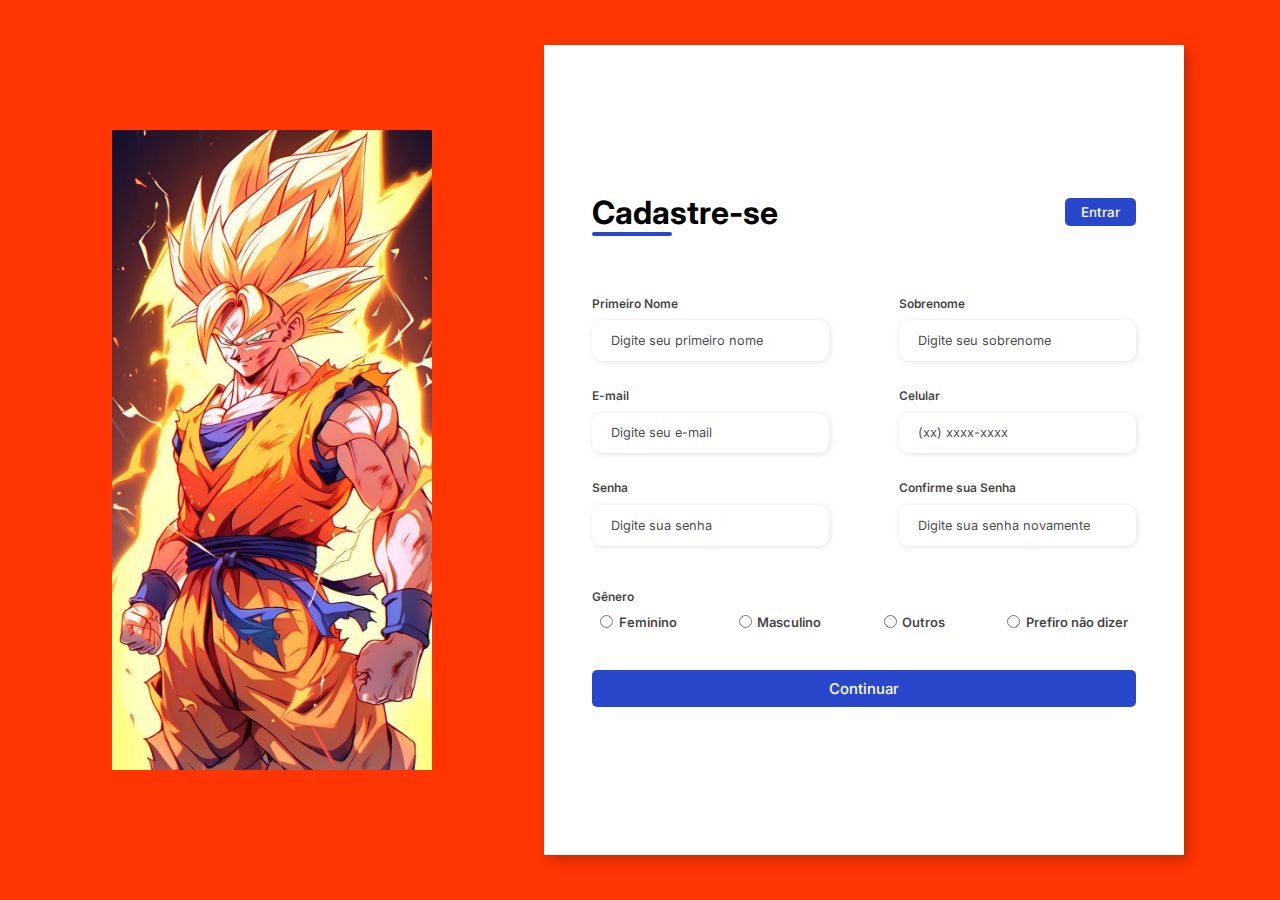
<file: index.html>
<!DOCTYPE html>
<html lang="en">
<head>
    <meta charset="UTF-8">
    <meta name="viewport" content="width=device-width, initial-scale=1.0">
    <link rel="stylesheet" href="style.css">
    <title>Dragon Ball Store</title>
</head>
<body>
    <div class="form-imagem">
        <img src="Assets/Goku1.jpg" alt="goku">
    </div>
    <div class="container">
        <div class="form">
            <form action="#">
                <div class="form-header">
                    <div class="title">
                        <h1>Cadastre-se</h1>
                    </div>
                    <div class="login-button">
                        <button><a href="login.html">Entrar</a></button>
                    </div>
                </div>

                <div class="input-group">
                    <div class="input-box">
                        <label for="firstname">Primeiro Nome</label>
                        <input id="firstname" type="text" name="firstname" placeholder="Digite seu primeiro nome" required>
                    </div>

                    <div class="input-box">
                        <label for="lastname">Sobrenome</label>
                        <input id="lastname" type="text" name="lastname" placeholder="Digite seu sobrenome" required>
                    </div>
                    <div class="input-box">
                        <label for="email">E-mail</label>
                        <input id="email" type="email" name="email" placeholder="Digite seu e-mail" required>
                    </div>

                    <div class="input-box">
                        <label for="number">Celular</label>
                        <input id="number" type="tel" name="number" placeholder="(xx) xxxx-xxxx" required>
                    </div>

                    <div class="input-box">
                        <label for="password">Senha</label>
                        <input id="password" type="password" name="password" placeholder="Digite sua senha" required>
                    </div>


                    <div class="input-box">
                        <label for="confirmPassword">Confirme sua Senha</label>
                        <input id="confirmPassword" type="password" name="confirmPassword" placeholder="Digite sua senha novamente" required>
                    </div>

                </div>

                <div class="gender-inputs">
                    <div class="gender-title">
                        <h6>Gênero</h6>
                    </div>

                    <div class="gender-group">
                        <div class="gender-input">
                            <input id="female" type="radio" name="gender">
                            <label for="female">Feminino</label>
                        </div>

                        <div class="gender-input">
                            <input id="male" type="radio" name="gender">
                            <label for="male">Masculino</label>
                        </div>

                        <div class="gender-input">
                            <input id="others" type="radio" name="gender">
                            <label for="others">Outros</label>
                        </div>

                        <div class="gender-input">
                            <input id="none" type="radio" name="gender">
                            <label for="none">Prefiro não dizer</label>
                        </div>
                    </div>
                </div>

                <div class="continue-button">
                    <button><a href="carrinho.html" target="_blank">Continuar</a></button>
                </div>
            </form>
        </div>
    </div>
    <script>
        document.getElementById('continue-button').addEventListener('click', function() {
            window.location.href = 'carrinho.html';
        });
    </script>
    
</body>
</html>
</file>
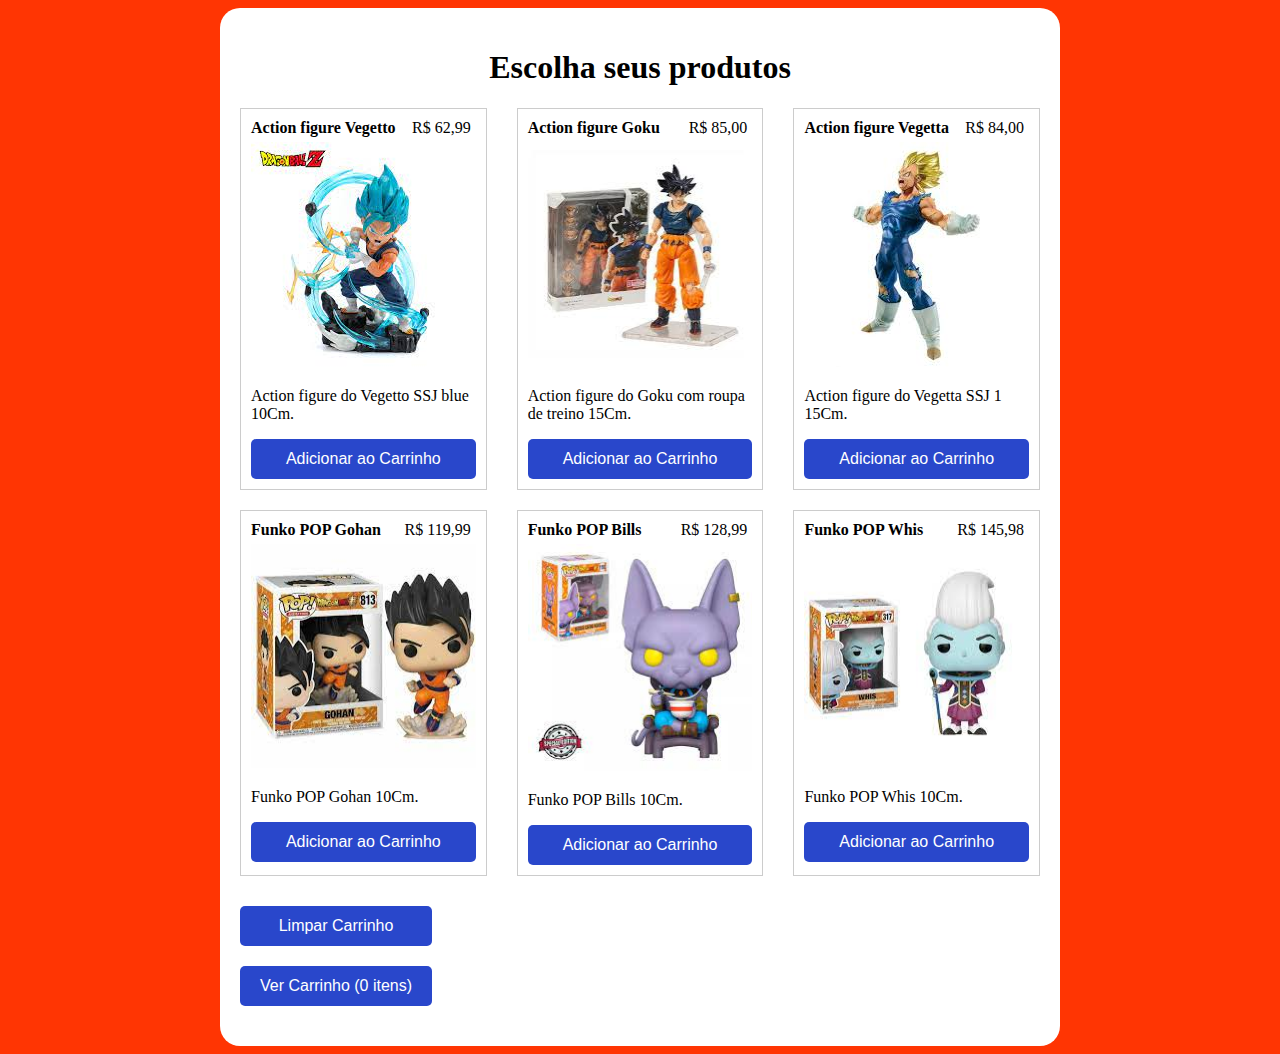
<file: carrinho.html>
<!DOCTYPE html>
<html lang="pt-BR">
<head>
    <meta charset="UTF-8">
    <meta name="viewport" content="width=device-width, initial-scale=1.0">
    <title>Loja DBZ</title>
    <style>
        body {
            background-color: #ff3503;
        }
        .store-container {
            background-color: white;
            border-radius: 20px;
            padding: 20px;
            max-width: 800px;
            margin: 0 auto;
            overflow: hidden;
        }
        .row {
            display: flex;
            justify-content: space-between;
            margin-bottom: 20px;
        }
        .product {
            border: 1px solid #ccc;
            padding: 10px;
            width: calc(33.33% - 20px);
            box-sizing: border-box;
            position: relative;
        }
        .product img {
            width: 100%;
            height: auto;
        }
        .product-name {
            font-weight: bold;
            margin-bottom: 5px;
        }
        .product-price {
            position: absolute;
            top: 5px;
            right: 5px;
            background-color: rgba(255, 255, 255, 0.8);
            padding: 5px 10px;
            border-radius: 5px;
        }
        .add-to-cart, .clear-cart-btn, .view-cart-btn {
            background-color: #2947cb;
            border: none;
            color: white;
            padding: 10px 20px;
            text-align: center;
            text-decoration: none;
            display: block;
            font-size: 16px;
            margin-top: 10px;
            width: 100%;
            box-sizing: border-box;
            cursor: pointer;
            border-radius: 5px;
            height: 40px;
        }
        .view-cart-container {
            text-align: center;
        }
        .view-cart-btn {
            margin-top: 20px;
        }
        .store-container h1 {
            text-align: center;
        }
    </style>
</head>
<body>

<div class="store-container">
    <h1>Escolha seus produtos</h1>

    <div class="row">
        <div class="product">
            <div class="product-name">Action figure Vegetto</div>
            <img src="Assets/Vegetto.jpg" alt="">
            <span class="product-price">R$ 62,99</span>
            <p>Action figure do Vegetto SSJ blue 10Cm.</p>
            <button class="add-to-cart" onclick="addToCart('Vegetto', 62.99)">Adicionar ao Carrinho</button>
        </div>

        <div class="product">
            <div class="product-name">Action figure Goku</div>
            <img src="Assets/Goku.jpg" alt="">
            <span class="product-price">R$ 85,00</span>
            <p>Action figure do Goku com roupa de treino 15Cm.</p>
            <button class="add-to-cart" onclick="addToCart('Goku', 85.00)">Adicionar ao Carrinho</button>
        </div>

        <div class="product">
            <div class="product-name">Action figure Vegetta</div>
            <img src="Assets/Vegetta.jpg" alt="">
            <span class="product-price">R$ 84,00</span>
            <p>Action figure do Vegetta SSJ 1 15Cm.</p>
            <button class="add-to-cart" onclick="addToCart('Vegetta', 84.00)">Adicionar ao Carrinho</button>
        </div>
    </div>

    <div class="row">
        <div class="product">
            <div class="product-name">Funko POP Gohan</div>
            <img src="Assets/FunkoGohan.jpg" alt="">
            <span class="product-price">R$ 119,99</span>
            <p>Funko POP Gohan 10Cm.</p>
            <button class="add-to-cart" onclick="addToCart('Funko POP Gohan', 119.99)">Adicionar ao Carrinho</button>
        </div>

        <div class="product">
            <div class="product-name">Funko POP Bills</div>
            <img src="Assets/FunkoBills.jpg" alt="">
            <span class="product-price">R$ 128,99</span>
            <p>Funko POP Bills 10Cm.</p>
            <button class="add-to-cart" onclick="addToCart('Funko POP Bills', 128.99)">Adicionar ao Carrinho</button>
        </div>

        <div class="product">
            <div class="product-name">Funko POP Whis</div>
            <img src="Assets/FunkoWhis.jpg" alt="">
            <span class="product-price">R$ 145,98</span>
            <p>Funko POP Whis 10Cm.</p>
            <button class="add-to-cart" onclick="addToCart('Funko POP Whis', 145.98)">Adicionar ao Carrinho</button>
        </div>
    </div>

    <div class="row">
        <div class="view-cart-container">
            <button class="clear-cart-btn" onclick="clearCart()">Limpar Carrinho</button>
            <button class="view-cart-btn" onclick="viewCart()">Ver Carrinho (<span id="cart-count">0</span> itens)</button>
        </div>
    </div>
</div>

<script>
    function addToCart(productName, productPrice) {
        var cart = JSON.parse(localStorage.getItem('cart')) || [];
        cart.push({ name: productName, price: productPrice });
        localStorage.setItem('cart', JSON.stringify(cart));
        updateCartCount(); 
        alert('Produto adicionado ao carrinho!');
    }

    function clearCart() {
        localStorage.removeItem('cart');
        updateCartCount();
        alert('Carrinho limpo!');
    }

    function updateCartCount() {
        var cart = JSON.parse(localStorage.getItem('cart')) || [];
        document.getElementById('cart-count').textContent = cart.length;
    }

    function viewCart() {
        window.location.href = 'cart.html';
    }

    updateCartCount();
</script>

</body>
</html>
</file>
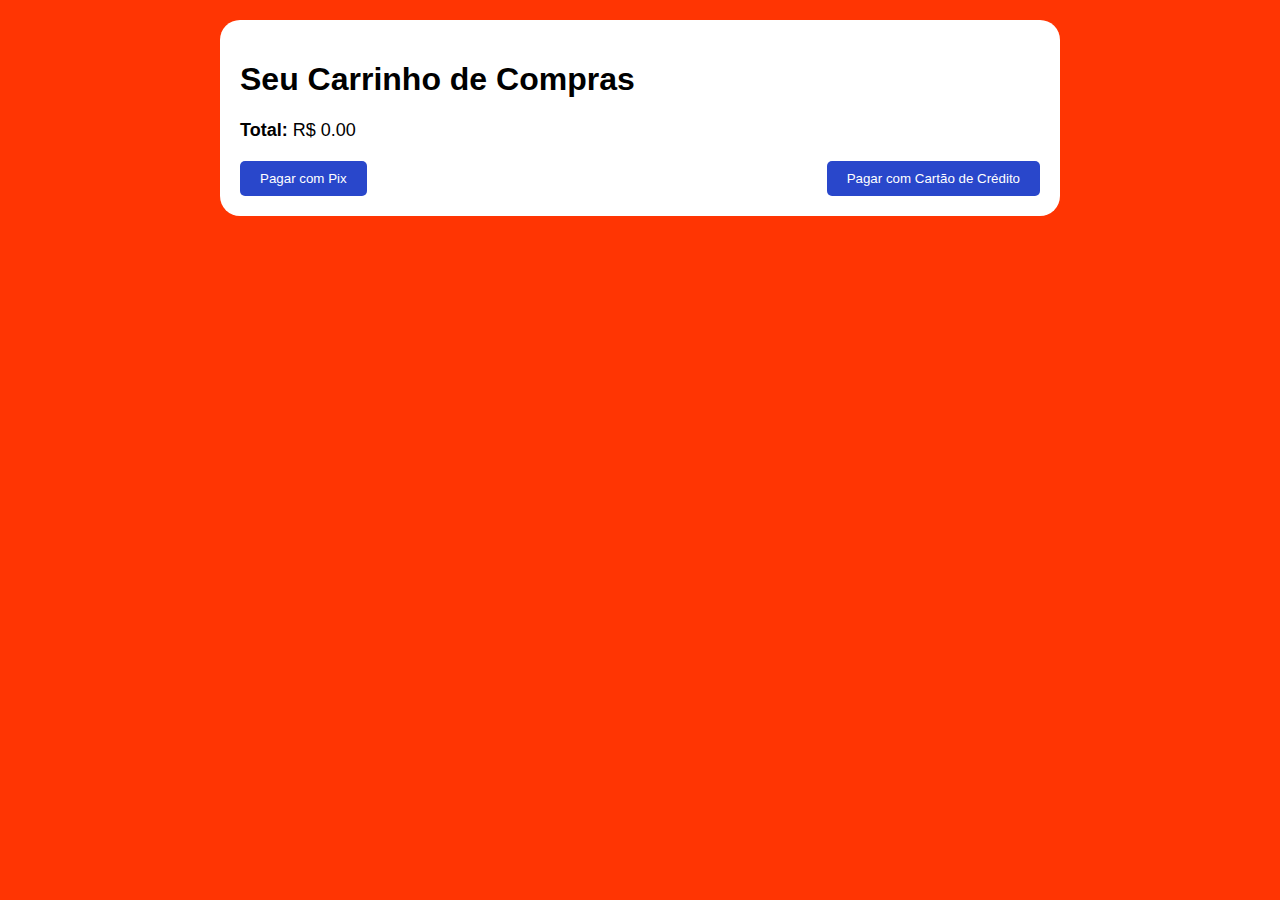
<file: cart.html>
<!DOCTYPE html>
<html lang="pt-BR">
<head>
    <meta charset="UTF-8">
    <meta name="viewport" content="width=device-width, initial-scale=1.0">
    <title>Carrinho de Compras</title>
    <style>
        body {
            font-family: Arial, sans-serif;
            background-color: #ff3503;
        }
        .cart-container {
            background-color: white;
            border-radius: 20px;
            padding: 20px;
            max-width: 800px;
            margin: 20px auto;
        }
        .product {
            border-bottom: 1px solid #ddd;
            padding: 10px 0;
        }
        .product-name {
            font-weight: bold;
        }
        .total {
            margin-top: 20px;
            font-size: 18px;
        }
        .total-label {
            font-weight: bold;
        }
        .payment-buttons {
            margin-top: 20px;
            display: flex;
            justify-content: space-between;
        }
        .payment-button {
            padding: 10px 20px;
            background-color: #2947cb;
            color: white;
            border: none;
            border-radius: 5px;
            cursor: pointer;
        }
    </style>
</head>
<body>

<div class="cart-container">
    <h1>Seu Carrinho de Compras</h1>

    <div class="products">
    </div>

    <div class="total">
        <span class="total-label">Total:</span>
        <span class="total-value">R$ 0,00</span>
    </div>

    <div class="payment-buttons">
        <button class="payment-button" onclick="payWithPix()">Pagar com Pix</button>
        <button class="payment-button" onclick="payWithCreditCard()">Pagar com Cartão de Crédito</button>
    </div>
</div>

<script>
    var cart = JSON.parse(localStorage.getItem('cart')) || [];

    var productsContainer = document.querySelector('.products');

    var total = 0;

    cart.forEach(function(product) {
        var productElement = document.createElement('div');
        productElement.classList.add('product');
        
        var productNameElement = document.createElement('div');
        productNameElement.classList.add('product-name');
        productNameElement.textContent = product.name;

        var productPriceElement = document.createElement('div');
        productPriceElement.textContent = 'Preço: R$ ' + product.price.toFixed(2);

        productElement.appendChild(productNameElement);
        productElement.appendChild(productPriceElement);
        productsContainer.appendChild(productElement);

        total += product.price;
    });

    var totalValueElement = document.querySelector('.total-value');
    totalValueElement.textContent = 'R$ ' + total.toFixed(2);

    function payWithPix() {
        alert('Pagamento com Pix');
    }

    function payWithCreditCard() {
        alert('Pagamento com Cartão de Crédito');
    }
</script>

</body>
</html>
</file>
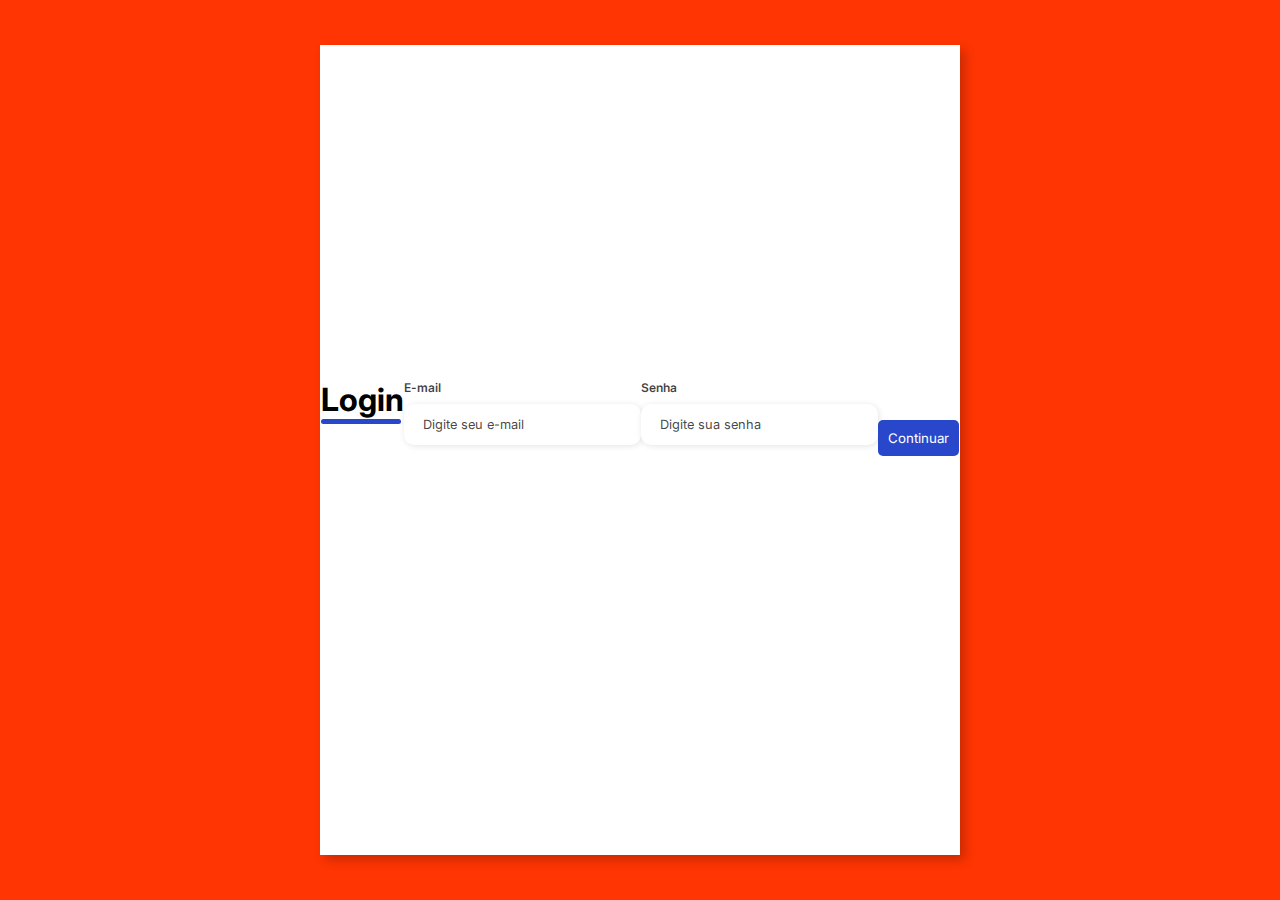
<file: login.html>
<!DOCTYPE html>
<html lang="pt-BR">
<head>
    <meta charset="UTF-8">
    <meta name="viewport" content="width=device-width, initial-scale=1.0">
    <link rel="stylesheet" href="style.css">
    <title>Login</title>
    <style>
        .continue-button button {
            color: white;
        }
    </style>
</head>
<body>
    <div class="container">
        <div class="form">
            <form action="#">
                <div class="form-header">
                    <div class="title">
                        <h1>Login</h1>
                    </div>
                    <div class="input-box">
                        <label for="email">E-mail</label>
                        <input id="email" type="email" name="email" placeholder="Digite seu e-mail" required>
                    </div>
                    <br>
                    <div class="input-box">
                        <label for="password">Senha</label>
                        <input id="password" type="password" name="password" placeholder="Digite sua senha" required>
                    </div>
                    <div class="continue-button">
                        <button id="continue-btn">Continuar</button>
                    </div>
                </div>
            </form>
        </div>
    </div>

    <script>
        document.getElementById('continue-btn').addEventListener('click', function() {
            window.location.href = 'carrinho.html';
        });
    </script>
</body>
</html>
</file>
<file: style.css>
@import url('https://fonts.googleapis.com/css2?family=Inter:wght@200;300;400;500&family=Open+Sans:wght@300;400;500;600&display=swap');
* {
    padding: 0;
    margin: 0;
    box-sizing: border-box;
    font-family: 'Inter', sans-serif;
}
body {
    width: 100%;
    height: 100vh;
    display: flex;
    justify-content: center;
    align-items: center;
    background: #ff3503;
}

.container {
    width: 100%;
    height: 90vh;
    display: flex;
    box-shadow: 5px 5px 10px rgba(0, 0, 0, 0.212);
}

.form-imagem {
    width: 35%;
    display:inline-flex;
    justify-content:left;
    align-items:left;
    background-color:#ff3503;
    padding: 1rem;
}

.form-imagem img {
    width: 20rem;
}

.form {
    width: 50%;
    display: flex;
    flex-direction: column;
    justify-content: center;
    align-items: center;
    background-color: #fff;
    padding: 3rem;
}

.form-header {
    margin-bottom: 3rem;
    display: flex;
    justify-content: space-between;
}

.login-button {
    display: flex;
    align-items: center;
}

.login-button button {
    border: none;
    background-color: #2947cb;
    padding: 0.4rem 1rem;
    border-radius: 5px;
    cursor: pointer;
}

.login-button button:hover {
    background-color: rgba(41, 78, 187, 0.945);
}

.login-button button a {
    text-decoration: none;
    font-weight: 500;
    color: #fff;
}

.form-header h1::after {
    content: '';
    display: block;
    width: 5rem;
    height: 0.3rem;
    background-color: #2947cb;
    margin: 0 auto;
    position: absolute;
    border-radius: 10px;
}

.input-group {
    display: flex;
    flex-wrap: wrap;
    justify-content: space-between;
    padding: 1rem 0;
}

.input-box {
    display: flex;
    flex-direction: column;
    margin-bottom: 1.1rem;
}

.input-box input {
    margin: 0.6rem 0;
    padding: 0.8rem 1.2rem;
    border: none;
    border-radius: 10px;
    box-shadow: 1px 1px 6px #0000001c;
    font-size: 0.8rem;
}

.input-box input:hover {
    background-color: #e8e8e8c6;
}

.input-box input:focus-visible {
    outline: 1px solid #ff6363;
}

.input-box label,
.gender-title h6 {
    font-size: 0.75rem;
    font-weight: 600;
    color: #000000c0;
}

.input-box input::placeholder {
    color: #000000be;
}

.gender-group {
    display: flex;
    justify-content: space-between;
    margin-top: 0.62rem;
    padding: 0 .5rem;
}

.gender-input {
    display: flex;
    align-items: center;
}

.gender-input input {
    margin-right: 0.35rem;
}

.gender-input label {
    font-size: 0.81rem;
    font-weight: 600;
    color: #000000c0;
}

.continue-button button {
    width: 100%;
    margin-top: 2.5rem;
    border: none;
    background-color: #2947cb;
    padding: 0.62rem;
    border-radius: 5px;
    cursor: pointer;
}

.continue-button button:hover {
    background-color: #6b63fff1;
}

.continue-button button a {
    text-decoration: none;
    font-size: 0.93rem;
    font-weight: 500;
    color: #fff;
}

@media screen and (max-width: 1330px) {
    .form-image {
        display: none;
    }
    .container {
        width: 50%;
    }
    .form {
        width: 100%;
    }
}

@media screen and (max-width: 1064px) {
    .container {
        width: 90%;
        height: auto;
    }
    .input-group {
        flex-direction: column;
        z-index: 5;
        padding-right: 5rem;
        max-height: 10rem;
        overflow-y: scroll;
        flex-wrap: nowrap;
    }
    .gender-inputs {
        margin-top: 2rem;
    }
    .gender-group {
        flex-direction: column;
    }
    .gender-title h6 {
        margin: 0;
    }
    .gender-input {
        margin-top: 0.5rem;
    }
}
</file>
